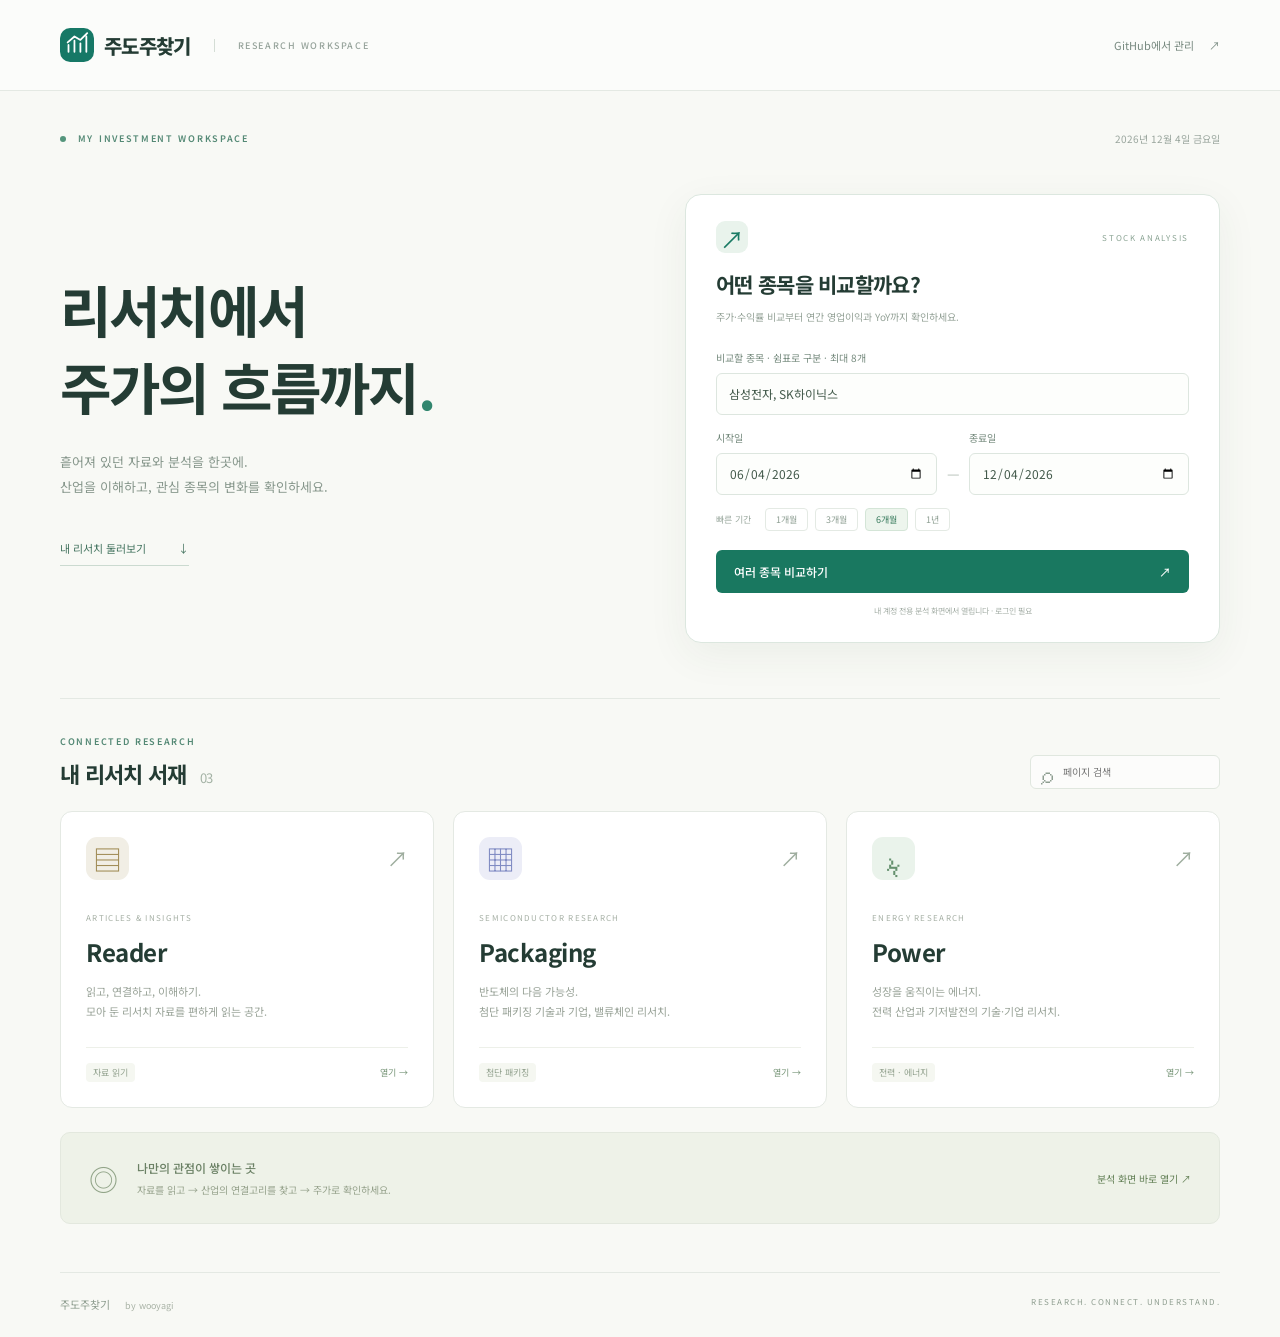
<file: leaders/index.html>
<!doctype html>
<html lang="ko">
<head><meta charset="UTF-8"><meta name="viewport" content="width=device-width,initial-scale=1"><meta name="description" content="주가 흐름과 수익률부터 반도체·전력 리서치까지, 나만의 투자 리서치 워크스페이스."><title>주도주찾기 · Research Workspace</title><link rel="icon" href="icon.svg" type="image/svg+xml"><link rel="stylesheet" href="style.css"></head>
<body>
<header><a class="brand" href="./"><img src="icon.svg" alt="" width="34" height="34">주도주찾기<span>RESEARCH WORKSPACE</span></a><a class="github" href="https://github.com/wooyagi/wooyagi.github.io/tree/main/leaders" target="_blank" rel="noopener noreferrer">GitHub에서 관리 <span>↗</span></a></header>
<main><div class="intro"><span class="eyebrow"><i></i> MY INVESTMENT WORKSPACE</span><span id="today"></span></div>
<section class="hero"><div><h1>리서치에서<br>주가의 흐름까지<span>.</span></h1><p>흩어져 있던 자료와 분석을 한곳에.<br>산업을 이해하고, 관심 종목의 변화를 확인하세요.</p><a class="textlink" href="#research">내 리서치 둘러보기 <span>↓</span></a></div><div class="analysis"><div class="analysis-top"><span class="icon">↗</span><span class="tag">STOCK ANALYSIS</span></div><h2>어떤 종목을 비교할까요?</h2><p>주가·수익률 비교부터 연간 영업이익과 YoY까지 확인하세요.</p><form id="analyze"><label for="symbol">비교할 종목 · 쉼표로 구분 · 최대 8개</label><input id="symbol" name="symbol" placeholder="삼성전자, SK하이닉스, AAPL, NVDA" value="삼성전자, SK하이닉스" required maxlength="400" autocomplete="off"><div class="dates"><div><label for="start">시작일</label><input type="date" id="start" name="start" required min="1990-01-01"></div><span>—</span><div><label for="end">종료일</label><input type="date" id="end" name="end" required min="1990-01-01"></div></div><div class="periods"><span>빠른 기간</span><button type="button" data-months="1">1개월</button><button type="button" data-months="3">3개월</button><button type="button" class="active" data-months="6">6개월</button><button type="button" data-months="12">1년</button></div><p class="form-error" id="form-error" role="alert"></p><button class="submit" type="submit">여러 종목 비교하기 <span>↗</span></button><span class="form-note">내 계정 전용 분석 화면에서 열립니다 · 로그인 필요</span></form></div></section>
<section id="research"><div class="section-title"><div><span class="eyebrow">CONNECTED RESEARCH</span><h2>내 리서치 서재 <span>03</span></h2></div><label class="search"><span aria-hidden="true">⌕</span><input type="search" id="filter" aria-label="리서치 페이지 검색" placeholder="페이지 검색"></label></div><div class="cards">
<a class="card reader" href="https://wooyagi.github.io/reader/" data-search="reader 리더 자료 읽기 아티클 번역 리서치"><div class="card-top"><span class="card-icon">▤</span><span class="arrow">↗</span></div><span class="category">ARTICLES & INSIGHTS</span><h3>Reader</h3><p>읽고, 연결하고, 이해하기.<br>모아 둔 리서치 자료를 편하게 읽는 공간.</p><div class="card-foot"><span>자료 읽기</span><span>열기 →</span></div></a>
<a class="card packaging" href="https://wooyagi.github.io/packaging/" data-search="packaging 패키징 반도체 첨단 기술 기업 밸류체인"><div class="card-top"><span class="card-icon">▦</span><span class="arrow">↗</span></div><span class="category">SEMICONDUCTOR RESEARCH</span><h3>Packaging</h3><p>반도체의 다음 가능성.<br>첨단 패키징 기술과 기업, 밸류체인 리서치.</p><div class="card-foot"><span>첨단 패키징</span><span>열기 →</span></div></a>
<a class="card power" href="https://wooyagi.github.io/power/" data-search="power 파워 전력 에너지 기저발전 산업 기업 기술"><div class="card-top"><span class="card-icon">ϟ</span><span class="arrow">↗</span></div><span class="category">ENERGY RESEARCH</span><h3>Power</h3><p>성장을 움직이는 에너지.<br>전력 산업과 기저발전의 기술·기업 리서치.</p><div class="card-foot"><span>전력 · 에너지</span><span>열기 →</span></div></a></div><p id="empty" hidden>검색어에 맞는 페이지가 없습니다.</p></section>
<section class="guide"><span class="guide-icon">◎</span><div><h3>나만의 관점이 쌓이는 곳</h3><p>자료를 읽고 → 산업의 연결고리를 찾고 → 주가로 확인하세요.</p></div><a href="https://stock-flow-hkmc.sungs3436.chatgpt.site">분석 화면 바로 열기 ↗</a></section>
<footer><span>주도주찾기 <small>by wooyagi</small></span><span>RESEARCH. CONNECT. UNDERSTAND.</span></footer></main><script src="app.js"></script></body></html>
</file>
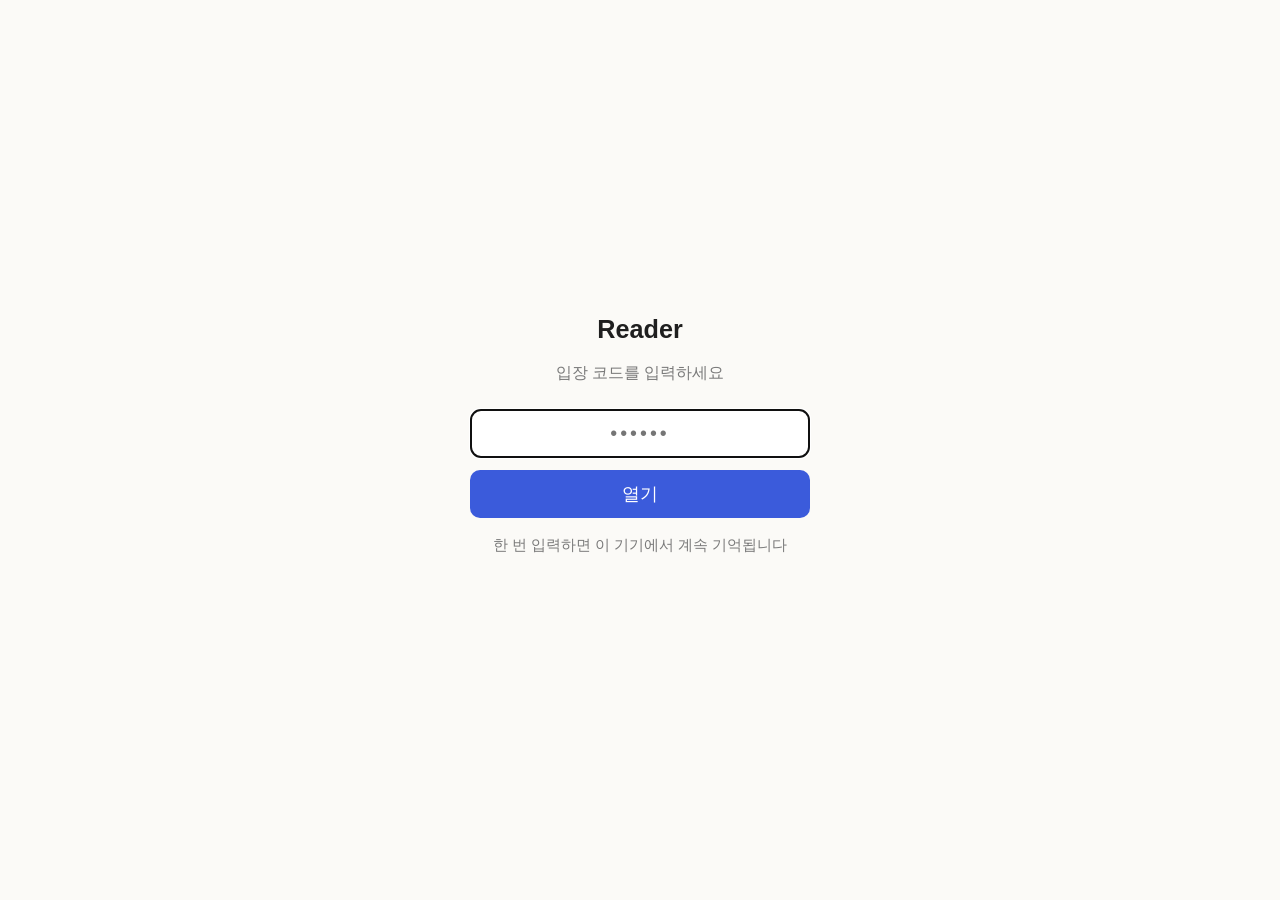
<file: reader/index.html>
<!doctype html>
<html lang="ko">
<head>
<meta charset="utf-8">
<meta name="viewport" content="width=device-width, initial-scale=1, viewport-fit=cover">
<meta name="robots" content="noindex, nofollow">
<!-- 배포 후 브라우저가 옛 화면을 계속 쓰지 않도록 -->
<meta http-equiv="Cache-Control" content="no-cache, no-store, must-revalidate">
<meta http-equiv="Pragma" content="no-cache">
<meta http-equiv="Expires" content="0">
<title>Reader</title>
<style>
:root{--bg:#fbfaf7;--fg:#1f1f1f;--muted:#7a7a7a;--line:#e6e2d8;--accent:#3b5bdb;--card:#fff;--quote:#f1efe8;--en:#8f8f8f;
  --fs:18px;--font:-apple-system,BlinkMacSystemFont,"Apple SD Gothic Neo","Pretendard","Noto Sans KR",sans-serif}
@media(prefers-color-scheme:dark){:root{--bg:#141414;--fg:#e8e6e1;--muted:#9a9a9a;--line:#2a2a2a;--accent:#8ea2ff;--card:#1d1d1d;--quote:#222;--en:#8a8a8a}}
*{box-sizing:border-box}html{-webkit-text-size-adjust:100%}
body{margin:0;background:var(--bg);color:var(--fg);font-family:var(--font);font-size:var(--fs);line-height:1.8;word-break:keep-all;overflow-wrap:anywhere}
a{color:var(--accent);text-decoration:none}a:hover{text-decoration:underline}
.hidden{display:none!important}
/* ---- 입장 ---- */
#gate{min-height:100vh;display:flex;align-items:center;justify-content:center;padding:24px}
#gate form{width:100%;max-width:340px;text-align:center}
#gate h1{font-size:1.4em;margin:0 0 6px}#gate p{color:var(--muted);font-size:.9em;margin:0 0 22px}
#gate input[type=password]{width:100%;font-size:1.1em;padding:12px 14px;border:1px solid var(--line);border-radius:10px;background:var(--card);color:var(--fg);text-align:center;letter-spacing:.15em}
#gate button{width:100%;margin-top:12px;padding:12px;border:0;border-radius:10px;background:var(--accent);color:#fff;font-size:1em;cursor:pointer}
#gate label{display:block;margin-top:14px;font-size:.85em;color:var(--muted)}
#gate .err{color:#d33;font-size:.9em;margin-top:12px;min-height:1.4em}
/* ---- 상단바 ---- */
.bar{position:sticky;top:0;z-index:5;background:color-mix(in srgb,var(--bg) 88%,transparent);backdrop-filter:blur(10px);border-bottom:1px solid var(--line);
  display:flex;align-items:center;gap:8px;padding:10px 16px;padding-top:max(10px,env(safe-area-inset-top))}
.bar .grow{flex:1;min-width:0;font-size:.9em;color:var(--muted);white-space:nowrap;overflow:hidden;text-overflow:ellipsis}
.bar button,.bar a.btn{border:1px solid var(--line);background:var(--card);color:var(--fg);border-radius:8px;padding:5px 10px;font-size:.85em;cursor:pointer;white-space:nowrap}
.bar button.on{background:var(--accent);color:#fff;border-color:var(--accent)}
/* 챗봇·용어는 핵심 기능이라 눈에 띄게 */
.bar button.key{background:color-mix(in srgb,var(--accent) 12%,var(--card));border-color:color-mix(in srgb,var(--accent) 45%,var(--line));color:var(--accent);font-weight:700}
.bar button.key:hover{background:var(--accent);color:#fff;border-color:var(--accent)}
/* 목록 맨 위 진입 카드 */
.tools{display:grid;grid-template-columns:repeat(auto-fit,minmax(235px,1fr));gap:10px;margin:14px 0 18px}
.tool{display:flex;gap:11px;align-items:center;text-align:left;width:100%;padding:13px 14px;border:1px solid color-mix(in srgb,var(--accent) 30%,var(--line));border-radius:12px;background:color-mix(in srgb,var(--accent) 7%,var(--card));color:var(--fg);cursor:pointer;font:inherit}
.tool:hover{background:color-mix(in srgb,var(--accent) 14%,var(--card));border-color:var(--accent);transform:translateY(-1px)}
.tool .ico{font-size:1.5em;line-height:1;flex:none}
.tool .tt{font-weight:700;font-size:.97em;margin-bottom:2px}
.tool .ts{font-size:.82em;color:var(--muted);line-height:1.35}
@media(max-width:560px){.tools{grid-template-columns:1fr}}
/* ---- 목록 ---- */
#list{max-width:940px;margin:0 auto;padding:22px 18px 70px}
.hero{margin:6px 2px 22px}
.hero h1{font-size:1.7em;font-weight:800;letter-spacing:-.02em;margin:0 0 6px;display:flex;align-items:center;gap:10px}
.hero p{color:var(--muted);font-size:.95em;margin:0}
.searchwrap{position:relative;margin-bottom:14px}
.searchwrap::before{content:"🔍";position:absolute;left:15px;top:50%;transform:translateY(-50%);font-size:.95em;opacity:.55}
#list input{width:100%;padding:13px 16px 13px 42px;font-size:1em;border:1px solid var(--line);border-radius:13px;background:var(--card);color:var(--fg);transition:border-color .15s,box-shadow .15s}
#list input:focus{outline:none;border-color:var(--accent);box-shadow:0 0 0 3px color-mix(in srgb,var(--accent) 16%,transparent)}
/* 출처 탭 (Substack / X …) */
.srctabs{display:flex;gap:4px;margin:0 0 14px;border-bottom:1px solid var(--line);overflow-x:auto;-webkit-overflow-scrolling:touch}
.srctab{position:relative;display:inline-flex;align-items:center;gap:6px;flex:none;padding:9px 15px;border:0;border-bottom:2px solid transparent;background:none;color:var(--muted);font:inherit;font-size:.92em;cursor:pointer;white-space:nowrap}
.srctab:hover:not(:disabled){color:var(--fg)}
.srctab.on{color:var(--accent);border-bottom-color:var(--accent);font-weight:700}
.srctab .si{font-size:1.05em;line-height:1}
.srctab .n{font-size:.82em;opacity:.7;font-weight:400}
.srctab.empty{opacity:.45;cursor:default}
.chips{display:flex;gap:7px;flex-wrap:wrap;margin-bottom:10px}
.chip{border:1px solid var(--line);border-radius:999px;padding:6px 14px;font-size:.85em;color:var(--muted);cursor:pointer;background:var(--card);transition:all .12s;display:inline-flex;align-items:center;gap:5px}
.chip:hover{border-color:var(--accent);color:var(--fg)}
.chip.on{background:var(--fg);color:var(--bg);border-color:var(--fg);font-weight:600}
.pubchips{margin-bottom:20px}.pubchips .chip{font-size:.8em;padding:4px 12px}
.sect{display:flex;align-items:center;gap:9px;font-weight:800;font-size:1.15em;margin:30px 2px 14px;letter-spacing:-.01em}
.sect:first-of-type{margin-top:10px}
.sect .semoji{font-size:1.05em}
.sect .cnt{font-weight:500;font-size:.72em;color:var(--muted);background:var(--quote);border-radius:999px;padding:2px 9px}
.grid{display:grid;grid-template-columns:repeat(auto-fill,minmax(270px,1fr));gap:13px}
.card{position:relative;display:flex;flex-direction:column;background:var(--card);border:1px solid var(--line);border-radius:16px;padding:17px 18px 15px;color:inherit;overflow:hidden;transition:transform .14s,box-shadow .14s,border-color .14s}
.card::before{content:"";position:absolute;left:0;top:0;bottom:0;width:4px;background:var(--cardc,var(--accent))}
.card:hover{text-decoration:none;transform:translateY(-3px);box-shadow:0 10px 26px -12px color-mix(in srgb,var(--cardc,var(--accent)) 55%,transparent);border-color:color-mix(in srgb,var(--cardc,var(--accent)) 45%,var(--line))}
.card .badge{display:inline-flex;align-items:center;gap:6px;font-size:.72em;font-weight:700;color:var(--cardc,var(--accent));margin-bottom:9px}
.card .badge .dot{width:20px;height:20px;border-radius:7px;display:grid;place-items:center;font-size:.82em;background:color-mix(in srgb,var(--cardc,var(--accent)) 15%,transparent)}
.card .t{font-size:1.08em;font-weight:700;line-height:1.4;margin:0 0 6px;letter-spacing:-.01em}
.card .s{font-size:.9em;color:var(--muted);line-height:1.55;margin:0 0 12px;flex:1}
.card .m{font-size:.78em;color:var(--muted);display:flex;align-items:center;gap:6px;padding-top:11px;border-top:1px solid var(--line)}
.card.read{opacity:.72}.card.read .t{font-weight:600}
.card .readmark{margin-left:auto;font-size:.72em;color:var(--cardc,var(--accent))}
.count{color:var(--muted);font-size:.85em;margin:0 2px 14px}
/* ---- 본문 ---- */
#post{max-width:680px;margin:0 auto;padding:28px 20px 80px}
#post .pub{color:var(--muted);font-size:.85em}
#post h1{font-size:1.75em;line-height:1.3;margin:6px 0 8px;word-break:keep-all}
#post .sub{color:var(--muted);font-size:1.05em;line-height:1.5;margin:0 0 10px}
#post .meta{color:var(--muted);font-size:.85em;padding-bottom:18px;border-bottom:1px solid var(--line);margin-bottom:26px}
#post h2{font-size:1.35em;margin:1.8em 0 .5em;line-height:1.35}#post h3{font-size:1.15em;margin:1.5em 0 .4em}
#post p{margin:0 0 1.15em}#post ul,#post ol{padding-left:1.3em;margin:0 0 1.15em}#post li{margin:.3em 0}
#post blockquote{margin:0 0 1.15em;padding:12px 16px;background:var(--quote);border-left:3px solid var(--accent);border-radius:0 8px 8px 0}
#post blockquote p:last-child{margin:0}
#post pre{background:var(--quote);padding:12px;border-radius:8px;overflow-x:auto;font-size:.85em}
#post table{border-collapse:collapse;font-size:.85em;margin:0 0 1.15em;display:block;overflow-x:auto}#post td,#post th{border:1px solid var(--line);padding:5px 9px}
#post hr{border:0;border-top:1px solid var(--line);margin:2em 0}
#post figure{margin:1.4em 0}#post img{width:100%;height:auto;border-radius:8px;display:block}
#post figcaption{color:var(--muted);font-size:.82em;text-align:center;margin-top:8px;line-height:1.5}
.blk{position:relative}.blk .en{display:none;color:var(--en);font-size:.85em;line-height:1.65;margin:-.6em 0 1.2em;padding:8px 12px;border-left:2px solid var(--line)}
.blk .en p{margin:0 0 .5em}.blk .en p:last-child{margin:0}
.blk.open .en,body.showen .blk .en{display:block}
.blk .ko{cursor:pointer}
.hint{text-align:center;color:var(--muted);font-size:.8em;margin:-8px 0 20px}
.summary{background:var(--quote);border:1px solid var(--line);border-radius:12px;padding:16px 20px;margin:0 0 30px;font-size:.95em}
.summary .slabel{font-weight:700;font-size:.82em;letter-spacing:.08em;color:var(--accent);margin-bottom:8px}
.summary ul{margin:.4em 0 0;padding-left:1.15em}.summary li{margin:.45em 0}.summary p{margin:0 0 .8em}.summary p:last-child{margin-bottom:0}
.progress{position:fixed;left:0;top:0;height:2px;background:var(--accent);width:0;z-index:6}
/* ---- 용어집 ---- */
a.gloss{color:inherit;text-decoration:none;border-bottom:1px dotted var(--accent);cursor:help}
a.gloss:hover{color:var(--accent)}
#gloss{max-width:720px;margin:0 auto;padding:20px 16px 80px}
#gloss h2{font-size:1.35em;margin:6px 0 4px}#gloss .lead{color:var(--muted);font-size:.9em;margin:0 0 16px}
#gloss input{width:100%;padding:11px 14px;font-size:1em;border:1px solid var(--line);border-radius:10px;background:var(--card);color:var(--fg);margin-bottom:14px}
.gcat{font-weight:700;font-size:.82em;letter-spacing:.06em;color:var(--accent);margin:22px 2px 6px;text-transform:uppercase}
.gentry{background:var(--card);border:1px solid var(--line);border-radius:12px;padding:14px 16px;margin-bottom:10px;scroll-margin-top:70px}
.gentry .gt{font-weight:700;font-size:1.02em;margin-bottom:5px}
.gentry .gd{font-size:.92em;line-height:1.65;color:var(--fg)}
.gentry.hl{border-color:var(--accent);box-shadow:0 0 0 3px color-mix(in srgb,var(--accent) 22%,transparent)}
.gentry .gdiagram{margin:11px 0 3px;padding:12px;background:var(--bg);border:1px solid var(--line);border-radius:10px;text-align:center}
.gentry .gdiagram svg{max-width:100%;height:auto}
.gentry .gdiagram .cap{font-size:.78em;color:var(--muted);margin-top:7px}
.gentry .gdiagram text{fill:var(--fg)}
/* ---- 챗봇 ---- */
#chat{max-width:720px;margin:0 auto;padding:16px 16px 120px}
#chat h2{font-size:1.3em;margin:6px 0 4px}#chat .lead{color:var(--muted);font-size:.9em;margin:0 0 14px}
.starters{display:flex;flex-wrap:wrap;gap:7px;margin-bottom:16px}
.starter{border:1px solid var(--line);background:var(--card);color:var(--fg);border-radius:999px;padding:7px 13px;font-size:.86em;cursor:pointer}
.starter:hover{border-color:var(--accent);color:var(--accent)}
.qa{margin:0 0 22px}
.bubble{background:var(--accent);color:#fff;border-radius:14px 14px 4px 14px;padding:10px 14px;font-size:.95em;max-width:85%;margin-left:auto;width:fit-content}
.ans{background:var(--card);border:1px solid var(--line);border-radius:4px 14px 14px 14px;padding:14px 16px;margin-top:10px;font-size:.95em;line-height:1.7}
.ans .sec{font-weight:700;font-size:.8em;letter-spacing:.05em;color:var(--accent);margin:14px 0 7px;text-transform:uppercase}
.ans .sec:first-child{margin-top:0}
.ans .gdef{margin:0 0 8px}.ans .gdef b{color:var(--fg)}
.src{display:block;border:1px solid var(--line);border-radius:9px;padding:9px 12px;margin:7px 0;color:inherit;background:var(--bg)}
.src:hover{border-color:var(--accent);text-decoration:none}
.src .st{font-size:.76em;color:var(--muted);margin-bottom:3px}
.src .sx{font-size:.9em;line-height:1.55}
.src .go{font-size:.76em;color:var(--accent);margin-top:5px}
.ans .note{color:var(--muted);font-size:.82em;margin-top:12px;border-top:1px solid var(--line);padding-top:8px}
.ans .genbody{line-height:1.75}.ans .genbody p{margin:0 0 .7em}.ans .genbody p:last-child{margin:0}
.ans .thinking{color:var(--muted)}.ans .thinking::after{content:'';animation:dots 1.2s steps(4,end) infinite}
.ans .caret{color:var(--accent);animation:blink 1s step-end infinite;margin-left:1px}
@keyframes blink{50%{opacity:0}}
@keyframes dots{0%{content:''}25%{content:'.'}50%{content:'..'}75%{content:'...'}}
.chatbar{position:fixed;left:0;right:0;bottom:0;background:color-mix(in srgb,var(--bg) 92%,transparent);backdrop-filter:blur(10px);border-top:1px solid var(--line);padding:10px 14px;padding-bottom:max(10px,env(safe-area-inset-bottom))}
.chatbar form{max-width:720px;margin:0 auto;display:flex;gap:8px}
.chatbar input{flex:1;padding:11px 14px;font-size:1em;border:1px solid var(--line);border-radius:10px;background:var(--card);color:var(--fg)}
.chatbar button{border:0;border-radius:10px;background:var(--accent);color:#fff;padding:0 18px;font-size:1em;cursor:pointer}
.blk.srchl>.ko{background:color-mix(in srgb,var(--accent) 14%,transparent);border-radius:6px;transition:background .4s}

/* ---- 이미지 확대(라이트박스) ---- */
#post img{cursor:zoom-in}
/* X 글 토글 (시간순으로 쌓이는 짧은 글 묶음) */
:is(#post,#xfeed) details.xpost{border:1px solid var(--line);border-radius:10px;margin:0 0 10px;background:var(--card);overflow:hidden}
:is(#post,#xfeed) details.xpost[open]{border-color:color-mix(in srgb,var(--accent) 40%,var(--line))}
:is(#post,#xfeed) details.xpost>summary{list-style:none;cursor:pointer;padding:13px 16px;display:flex;align-items:baseline;gap:10px;font-size:.96em;line-height:1.45}
:is(#post,#xfeed) details.xpost>summary::-webkit-details-marker{display:none}
:is(#post,#xfeed) details.xpost>summary::before{content:'▸';color:var(--accent);flex:none;transition:transform .15s}
:is(#post,#xfeed) details.xpost[open]>summary::before{transform:rotate(90deg)}
:is(#post,#xfeed) details.xpost>summary:hover{background:color-mix(in srgb,var(--accent) 6%,transparent)}
:is(#post,#xfeed) details.xpost>summary b{font-weight:600}
:is(#post,#xfeed) .xtime{margin-left:auto;flex:none;font-size:.82em;color:var(--muted);font-variant-numeric:tabular-nums}
:is(#post,#xfeed) .xbody{padding:2px 16px 14px;border-top:1px solid var(--line)}
:is(#post,#xfeed) .xbody>*:first-child{margin-top:12px}
:is(#post,#xfeed) .xcap{font-size:.84em;color:var(--muted);margin:-8px 0 14px;line-height:1.5}
:is(#post,#xfeed) .xsrc{margin:14px 0 0;font-size:.84em}
:is(#post,#xfeed) .xsrc a{color:var(--muted)}:is(#post,#xfeed) .xsrc a:hover{color:var(--accent)}
#lightbox{position:fixed;inset:0;z-index:50;background:rgba(0,0,0,.92);display:flex;align-items:center;justify-content:center;padding:24px;cursor:zoom-out}
#lightbox img{max-width:100%;max-height:100%;height:auto;width:auto;border-radius:6px;box-shadow:0 12px 48px rgba(0,0,0,.6)}
#lightbox .lbclose{position:fixed;top:12px;right:16px;color:#fff;font-size:1.7em;line-height:1;cursor:pointer;background:none;border:0;padding:8px;opacity:.85}
#lightbox .lbclose:hover{opacity:1}

/* ── X 피드 화면 ── */
#xfeed{max-width:780px;margin:0 auto}
#xfeed .xhead{margin:4px 0 14px}
#xfeed .xhead h1{font-size:1.5em;margin:0 0 6px;display:flex;align-items:center;gap:9px;flex-wrap:wrap}
#xfeed .xhead p{margin:0;color:var(--muted);font-size:.92em;line-height:1.6}
.newbadge{font-size:.62em;font-weight:700;padding:3px 8px;border-radius:999px;background:#ef4444;color:#fff;letter-spacing:.02em}
#xfeed .xctl{display:flex;gap:8px;align-items:center;margin:0 0 16px;flex-wrap:wrap}
#xfeed .xctl input{flex:1;min-width:190px;padding:10px 13px;border:1px solid var(--line);border-radius:9px;background:var(--card);color:var(--fg);font:inherit}
#xfeed .xctl button{padding:9px 13px;border:1px solid var(--line);border-radius:9px;background:var(--card);color:var(--muted);font:inherit;font-size:.88em;cursor:pointer;white-space:nowrap}
#xfeed .xctl button:hover{color:var(--accent);border-color:var(--accent)}
#xfeed .xday{position:sticky;top:48px;z-index:3;display:flex;align-items:center;gap:9px;margin:22px 0 9px;padding:7px 2px;background:var(--bg);border-bottom:1px solid var(--line);font-weight:700;font-size:.96em}
#xfeed .xday .cnt{font-weight:400;font-size:.84em;color:var(--muted)}
#xfeed .xday a{margin-left:auto;font-weight:400;font-size:.82em;color:var(--muted);text-decoration:none;border:1px solid var(--line);border-radius:999px;padding:3px 10px}
#xfeed .xday a:hover{color:var(--accent);border-color:var(--accent)}
#xfeed details.xpost.isnew>summary b::after{content:'NEW';margin-left:7px;font-size:.6em;font-weight:700;vertical-align:2px;color:#ef4444;letter-spacing:.03em}
#xfeed .xmore{display:block;width:100%;margin:20px 0 8px;padding:13px;border:1px dashed var(--line);border-radius:10px;background:none;color:var(--muted);font:inherit;cursor:pointer}
#xfeed .xmore:hover{color:var(--accent);border-color:var(--accent)}
#xfeed .xempty{color:var(--muted);padding:20px 2px}
#xfeed figure{margin:1.3em 0}#xfeed img{width:100%;height:auto;border-radius:8px;display:block;cursor:zoom-in}
#xfeed table{border-collapse:collapse;width:100%;font-size:.88em;margin:1.1em 0;display:block;overflow-x:auto}
#xfeed th,#xfeed td{border:1px solid var(--line);padding:6px 9px;text-align:left}
#xfeed th{background:color-mix(in srgb,var(--accent) 8%,transparent)}
</style>
</head>
<body>

<div id="gate">
  <form id="gateForm">
    <h1>Reader</h1>
    <p>입장 코드를 입력하세요</p>
    <input type="password" id="code" autocomplete="current-password" placeholder="••••••" autofocus>
    <button type="submit">열기</button>
    <label style="color:var(--muted);font-size:.82em">한 번 입력하면 이 기기에서 계속 기억됩니다</label>
    <div class="err" id="err"></div>
  </form>
</div>

<div id="app" class="hidden">
  <div class="progress" id="prog"></div>
  <div class="bar">
    <button id="back" class="hidden">← 목록</button>
    <div class="grow" id="barTitle">번역 아카이브</div>
    <button id="chatBtn" class="key" title="아티클 기반 챗봇">💬 챗봇</button>
    <button id="glossBtn" class="key" title="용어집">📖 용어</button>
    <button id="fsDown" title="글자 작게">A−</button>
    <button id="fsUp" title="글자 크게">A+</button>
    <button id="toggleEn" title="모든 문단의 원문 표시">원문</button>
    <a id="orig" class="btn hidden" target="_blank" rel="noopener">↗</a>
    <button id="lock" title="잠그기">🔒</button>
  </div>
  <div id="list"></div>
  <div id="post" class="hidden"></div>
  <div id="gloss" class="hidden"></div>
  <div id="chat" class="hidden"></div>
  <div id="xfeed" class="hidden"></div>
  <div id="lightbox" class="hidden"><button class="lbclose" title="닫기">✕</button><img alt=""></div>
</div>

<script>
const $=s=>document.querySelector(s);
const b64=s=>Uint8Array.from(atob(s),c=>c.charCodeAt(0));
let KEY=null, META=null, INDEX=[], CACHE={}, filterPub='', filterTopic='', filterSource='', q='';
/* 글의 출처. 나중에 X 등을 추가하면 여기에 한 줄만 더하면 탭이 생긴다.
   순서대로 탭에 나오며, 글이 하나도 없는 출처는 흐리게 표시되고 눌리지 않는다. */
const SOURCES=[{id:'substack',label:'Substack',icon:'📮'},{id:'x',label:'X',icon:'𝕏'}];
const srcMeta=id=>SOURCES.find(s=>s.id===id)||{id,label:id,icon:'📄'};
let GLOSS=[], GMAP={}, gq='';
const TOPICS={
  "메모리·HBM":{e:"🧠",c:"#6366f1"}, "NVIDIA·AI 인프라":{e:"🟩",c:"#22c55e"},
  "반도체 패키징":{e:"📦",c:"#f59e0b"}, "광통신·인터커넥트":{e:"💡",c:"#06b6d4"},
  "네트워킹·SerDes":{e:"🔌",c:"#10b981"}, "AI 인프라·데이터센터":{e:"🏭",c:"#8b5cf6"},
  "전력·에너지":{e:"⚡",c:"#ef4444"}, "반도체·투자 전략":{e:"📈",c:"#3b82f6"}, "제조·수율":{e:"🔬",c:"#0ea5e9"},
  "위성통신·RF":{e:"📡",c:"#a855f7"}
};
const tmeta=t=>TOPICS[t]||{e:"📄",c:"#94a3b8"};
let CORPUS=[], CHAT=[], pendingBlock=null;
/* X 피드: 하루 글 안의 토글 전체를 시간순 한 줄 피드로 훑는 화면.
   XFEED 는 제목·시각·검색용 텍스트만 든 가벼운 인덱스이고,
   본문은 펼칠 때 그날 글(posts/<slug>.enc)에서 꺼내 쓴다(XDAY 에 캐시). */
let XFEED=[], XDAY={}, xq='', xShown=0, xfeedKey=null, xfeedScrollY=0, xNewCount=0, xSeenAt='';
const XPAGE=60;
/* 챗봇 생성모드 백엔드 주소.
   로컬(chat_proxy.py)에서 열었으면 같은 서버의 api/chat, 그 밖에서는 Cloudflare Worker.
   Worker 를 아직 배포하지 않았으면 호출이 실패하고 무료 검색형으로 자동 폴백한다. */
const CHAT_WORKER='https://substack-ko-chat.sungs3436.workers.dev/api/chat';
const CHAT_API=(location.port==='8765'||location.protocol==='file:')?'api/chat':CHAT_WORKER;
let prevHash='', viewBack='';   // viewBack: 현재 화면의 '뒤로' 목적지
let currentPostSlug='', postScrollSlug='', postScrollY=0;   // 글 읽던 스크롤 위치 복원용

async function deriveKey(code, saltB64, iter){
  const km=await crypto.subtle.importKey('raw',new TextEncoder().encode(code),'PBKDF2',false,['deriveKey']);
  return crypto.subtle.deriveKey({name:'PBKDF2',salt:b64(saltB64),iterations:iter,hash:'SHA-256'},km,{name:'AES-GCM',length:256},false,['decrypt']);
}
async function decrypt(blobB64){
  const buf=b64(blobB64); const iv=buf.slice(0,12), ct=buf.slice(12);
  const pt=await crypto.subtle.decrypt({name:'AES-GCM',iv},KEY,ct);
  return JSON.parse(new TextDecoder().decode(pt));
}
async function fetchText(p){const r=await fetch(p,{cache:'no-store'});if(!r.ok)throw new Error(p+' '+r.status);return r.text();}

async function unlock(code){
  META=META||JSON.parse(await fetchText('meta.json'));
  KEY=await deriveKey(code,META.salt,META.iter);
  INDEX=await decrypt(await fetchText('index.enc'));   // 코드가 틀리면 여기서 throw
  if(META.glossary){
    try{
      GLOSS=await decrypt(await fetchText('glossary.enc'));
      GMAP={}; GLOSS.forEach(g=>GMAP[g.id]=g);
    }catch(e){ GLOSS=[]; }
  }
  if(META.search){
    try{ CORPUS=await decrypt(await fetchText('search.enc')); }catch(e){ CORPUS=[]; }
  }
  if(META.xfeed){
    try{ XFEED=await decrypt(await fetchText('xfeed.enc')); }catch(e){ XFEED=[]; }
  }
}
$('#gateForm').addEventListener('submit',async e=>{
  e.preventDefault(); $('#err').textContent='';
  const code=$('#code').value.trim(); if(!code)return;
  $('#gate button').textContent='확인 중…';
  try{ await unlock(code);
    localStorage.setItem('rc',code);   // 항상 기억 — 다음 방문부터 자동 입장
    enter();
  }catch(err){ $('#err').textContent='코드가 맞지 않습니다'; $('#gate button').textContent='열기'; }
});
$('#lock').onclick=()=>{localStorage.removeItem('rc');sessionStorage.removeItem('rc');location.hash='';location.reload();};

function enter(){ $('#gate').classList.add('hidden'); $('#app').classList.remove('hidden'); route(); }
window.addEventListener('hashchange',route);
function backLabel(h){ return h.startsWith('#/p/')?'← 글로':h==='#/chat'?'← 챗봇':h==='#/glossary'?'← 용어집':h==='#/x'?'← 피드':'← 목록'; }
function route(){
  const g=location.hash.match(/^#\/g\/(.+)$/);
  const gl=location.hash.match(/^#\/glossary$/);
  const c=location.hash.match(/^#\/chat$/);
  const xf=location.hash.match(/^#\/x$/);
  const m=location.hash.match(/^#\/p\/([^~]+)(?:~b(\d+))?$/);
  const from=prevHash;   // 이 화면으로 오기 직전 위치
  if(from.startsWith('#/p/')){ postScrollY=window.scrollY; postScrollSlug=currentPostSlug; }   // 글에서 벗어날 때 읽던 위치 저장
  if(from==='' || from==='#'){ listScrollY=window.scrollY; }   // 목록을 떠날 때 보던 위치 저장
  if(from==='#/x'){ xfeedScrollY=window.scrollY; }              // 피드를 떠날 때 보던 위치 저장
  if(g){ viewBack=from.startsWith('#/p/')||from==='#/chat'?from:''; showGloss(decodeURIComponent(g[1])); }
  else if(gl){ viewBack=from.startsWith('#/p/')||from==='#/chat'?from:''; showGloss(); }
  else if(c){ viewBack=''; showChat(); }
  else if(xf){ viewBack=''; showXFeed(); }
  else if(m){ viewBack=(from==='#/chat'||from==='#/x')?from:''; pendingBlock=m[2]!==undefined?parseInt(m[2]):null; openPost(decodeURIComponent(m[1])); }
  else { viewBack=''; showList(); }
  prevHash=location.hash;
}
$('#glossBtn').onclick=()=>{location.hash='#/glossary';};
$('#chatBtn').onclick=()=>{location.hash='#/chat';};

/* ---- 목록 ---- */
let listKey=null, listScrollY=0;   // 목록 화면을 기억해 두고 그대로 되살린다
function showList(){
  $('#post').classList.add('hidden'); $('#gloss').classList.add('hidden'); $('#chat').classList.add('hidden'); $('#xfeed').classList.add('hidden'); $('#list').classList.remove('hidden'); $('#back').classList.add('hidden'); $('#orig').classList.add('hidden');
  $('#barTitle').textContent=filterSource
    ? `${srcMeta(filterSource).label} · ${INDEX.filter(a=>(a.source||'substack')===filterSource).length}편`
    : `번역 아카이브 · ${INDEX.length}편`;
  // 조건이 그대로면 수백 장의 카드를 다시 그리지 않고 있던 화면을 그대로 쓴다
  const readRaw=localStorage.getItem('read')||'{}';
  const key=[filterSource,filterPub,filterTopic,q,INDEX.length,readRaw.length,localStorage.getItem('xseen')||''].join('');
  if(key===listKey && $('#list').children.length){
    window.scrollTo(0,listScrollY);
    return;
  }
  listKey=key; listScrollY=0;
  // 출처 탭 기준으로 좁힌 뒤 발행처·주제 목록을 만든다 (X 탭에서 Substack 발행처가 안 뜨도록)
  const inSrc=INDEX.filter(a=>!filterSource||(a.source||'substack')===filterSource);
  const srcCount={}; INDEX.forEach(a=>{const s=a.source||'substack'; srcCount[s]=(srcCount[s]||0)+1;});
  const pubs=[...new Set(inSrc.map(a=>a.publication))];
  const topics=[...new Set(inSrc.flatMap(a=>a.topics||[]))];
  const read=JSON.parse(localStorage.getItem('read')||'{}');
  const items=INDEX.filter(a=>(!filterSource||(a.source||'substack')===filterSource)
    &&(!filterPub||a.publication===filterPub)
    &&(!filterTopic||(a.topics||[]).includes(filterTopic))
    &&(!q||(a.title+a.subtitle+(a.tagline||'')+a.author+(a.topics||[]).join(' ')).toLowerCase().includes(q)));
  const card=a=>{const m=tmeta((a.topics&&a.topics[0])||'');
    return `<a class="card ${read[a.slug]?'read':''}" style="--cardc:${m.c}" href="#/p/${encodeURIComponent(a.slug)}">
      <div class="badge"><span class="dot">${m.e}</span>${(a.topics&&a.topics[0])||a.publication}</div>
      <div class="t">${a.title}</div>
      ${a.tagline?`<div class="s">${a.tagline}</div>`:''}
      <div class="m">✍ ${a.author||a.publication} · ${a.date}${read[a.slug]?'<span class="readmark">✓ 읽음</span>':''}</div></a>`;};
  const grid=arr=>`<div class="grid">${arr.map(card).join('')}</div>`;
  let body;
  if(!filterTopic&&!q&&topics.length){          // 기본 화면: 주제별 섹션으로 묶어서
    const groups={};
    items.forEach(a=>{const t=(a.topics&&a.topics[0])||'기타';(groups[t]=groups[t]||[]).push(a);});
    body=Object.entries(groups).sort((x,y)=>y[1].length-x[1].length)
      .map(([t,arr])=>{const m=tmeta(t);
        return `<div class="sect"><span class="semoji">${m.e}</span>${t}<span class="cnt">${arr.length}</span></div>`+grid(arr);}).join('');
  }else{
    body=`<p class="count">${items.length}편</p>`+(items.length?grid(items):'<p class="hint">해당하는 글이 없습니다</p>');
  }
  $('#list').innerHTML=`
    <div class="hero"><h1>📚 나의 번역 아카이브</h1><p>구독 중인 뉴스레터를 한국어로 — 총 ${INDEX.length}편, 주제별로 정리했습니다.</p></div>
    <div class="tools">
      <button class="tool" id="toolChat"><span class="ico">💬</span><span><span class="tt">챗봇에게 물어보기</span><span class="ts">${INDEX.length}편 전체에서 찾아 답하고 근거 문단까지 보여줍니다</span></span></button>
      <button class="tool" id="toolGloss"><span class="ico">📖</span><span><span class="tt">용어집 보기</span><span class="ts">${GLOSS.length?GLOSS.length+'개 ':''}어려운 개념을 그림과 함께 쉽게 풀었습니다</span></span></button>
      ${XFEED.length?`<button class="tool" id="toolX"><span class="ico">𝕏</span><span><span class="tt">X 피드 보기${xUnseen()?` <span class="newbadge">새 글 ${xUnseen()}</span>`:''}</span><span class="ts">${(XFEED[0]&&XFEED[0].pub)||'X'} ${XFEED.length}건을 시간순으로 한 번에 훑습니다</span></span></button>`:''}
    </div>
    <div class="srctabs">
      <button class="srctab ${!filterSource?'on':''}" data-s="">전체 <span class="n">${INDEX.length}</span></button>
      ${SOURCES.map(s=>{const n=srcCount[s.id]||0;
        return `<button class="srctab ${filterSource===s.id?'on':''} ${n?'':'empty'}" data-s="${n?s.id:''}" ${n?'':'disabled'}><span class="si">${s.icon}</span>${s.label} <span class="n">${n||'준비 중'}</span></button>`;}).join('')}
    </div>
    <div class="searchwrap"><input id="q" placeholder="제목·주제·필자 검색" value="${q}"></div>
    <div class="chips"><span class="chip ${!filterTopic?'on':''}" data-t="">전체</span>${topics.map(t=>{const m=tmeta(t);return `<span class="chip ${filterTopic===t?'on':''}" data-t="${t}">${m.e} ${t}</span>`;}).join('')}</div>`+
    (pubs.length>1?`<div class="chips pubchips"><span class="chip ${!filterPub?'on':''}" data-p="">✍ 모든 발행처</span>${pubs.map(p=>`<span class="chip ${filterPub===p?'on':''}" data-p="${p}">${p}</span>`).join('')}</div>`:'')+
    (body||'<p class="hint">해당하는 글이 없습니다</p>');
  // 주소(hash)를 거쳐야 route() 가 돌면서 '뒤로' 목적지가 잡힌다.
  // 함수를 바로 부르면 hash 가 '' 인 채라 ← 목록 버튼이 먹지 않는다.
  $('#toolChat').onclick=()=>{location.hash='#/chat';};
  $('#toolGloss').onclick=()=>{location.hash='#/glossary';};
  if($('#toolX')) $('#toolX').onclick=()=>{location.hash='#/x';};
  document.querySelectorAll('.srctab[data-s]').forEach(b=>b.onclick=()=>{
    if(b.disabled) return;
    // X 는 하루 글 안에 포스트가 수십 개씩 들어 있어 카드 목록이 아니라 피드로 보낸다
    if(b.dataset.s==='x' && XFEED.length){ location.hash='#/x'; return; }
    filterSource=b.dataset.s; filterPub=''; filterTopic=''; showList();   // 출처를 바꾸면 하위 필터는 초기화
  });
  $('#q').oninput=e=>{q=e.target.value.toLowerCase();showList();$('#q').focus();$('#q').setSelectionRange(q.length,q.length);};
  document.querySelectorAll('.chip[data-t]').forEach(c=>c.onclick=()=>{filterTopic=c.dataset.t;showList();});
  document.querySelectorAll('.chip[data-p]').forEach(c=>c.onclick=()=>{filterPub=c.dataset.p;showList();});
  window.scrollTo(0,0);
}

/* ---- 본문 ---- */
async function openPost(slug){
  const meta=INDEX.find(a=>a.slug===slug); if(!meta){location.hash='';return;}
  currentPostSlug=slug;
  $('#list').classList.add('hidden'); $('#gloss').classList.add('hidden'); $('#chat').classList.add('hidden'); $('#xfeed').classList.add('hidden'); $('#post').classList.remove('hidden'); $('#back').classList.remove('hidden');
  $('#back').textContent=backLabel(viewBack);
  $('#barTitle').textContent=meta.title; $('#post').innerHTML='<p class="hint">불러오는 중…</p>';
  try{ CACHE[slug]=CACHE[slug]||await decrypt(await fetchText(`posts/${slug}.enc`)); }
  catch(e){ $('#post').innerHTML='<p class="hint">글을 불러오지 못했습니다</p>'; return; }
  const a=CACHE[slug];
  const blocks=a.blocks.map((b,i)=>{
    if(b.type==='hr')return '<hr>';
    if(b.type==='image')return `<figure id="b-${i}"><img src="${b.src}" alt="${b.alt||''}" loading="lazy">${b.ko||b.caption?`<figcaption>${b.ko||b.caption}</figcaption>`:''}</figure>`;
    const tag=/^(h[1-6]|blockquote|ul|ol|pre|table)$/.test(b.type)?b.type:'p';
    const ko=b.ko&&b.ko.trim().startsWith('<')?b.ko:`<${tag}>${b.ko||''}</${tag}>`;
    return `<div class="blk" id="b-${i}"><div class="ko">${ko}</div><div class="en">${b.html}</div></div>`;
  }).join('');
  $('#post').innerHTML=`<div class="pub">${a.publication}</div><h1>${a.title}</h1>${a.subtitle?`<p class="sub">${a.subtitle}</p>`:''}
    <div class="meta">✍ ${a.author||a.publication} · ${a.date} · <a href="${a.url}" target="_blank" rel="noopener">원문 열기 ↗</a></div>
    ${a.summary?`<div class="summary"><div class="slabel">핵심 요약 — 투자 포인트</div>${a.summary}</div>`:''}
    <p class="hint">문단을 누르면 원문이 펼쳐집니다</p>${blocks}
    <p class="hint" style="margin-top:40px"><a href="#/">← 목록으로</a></p>`;
  $('#orig').href=a.url; $('#orig').classList.remove('hidden');
  resetGlossUsage();
  document.querySelectorAll('#post .blk .ko').forEach(el=>autoLinkGloss(el));   // 어려운 용어 자동 링크
  document.querySelectorAll('.blk .ko').forEach(el=>el.onclick=e=>{ if(e.target.closest('a'))return; el.parentElement.classList.toggle('open'); });
  const read=JSON.parse(localStorage.getItem('read')||'{}'); read[slug]=1; localStorage.setItem('read',JSON.stringify(read));
  if(pendingBlock!=null){
    const el=document.getElementById('b-'+pendingBlock);
    if(el){ el.scrollIntoView({block:'center'}); el.classList.add('srchl'); setTimeout(()=>el.classList.remove('srchl'),2200); }
    else window.scrollTo(0,0);
    pendingBlock=null;
  } else if(slug===postScrollSlug){          // 용어집 등에서 돌아옴 → 읽던 위치 복원
    window.scrollTo(0,postScrollY); postScrollSlug='';
  } else window.scrollTo(0,0);
}

/* ---- 용어집 자동 링크: 본문 텍스트 노드에서 용어 첫 등장을 클릭 가능하게 ---- */
const gUsed=new Set();   // 글 단위로 용어당 한 번만 링크
function resetGlossUsage(){ gUsed.clear(); }
function autoLinkGloss(root){
  if(!GLOSS.length) return;
  const entries=[];
  GLOSS.forEach(g=>(g.match||[]).forEach(m=>{ if(m&&m.length>=2) entries.push({m,id:g.id}); }));
  const walker=document.createTreeWalker(root, NodeFilter.SHOW_TEXT, {
    acceptNode(n){
      if(!n.nodeValue.trim()) return NodeFilter.FILTER_REJECT;
      if(n.parentElement.closest('a')) return NodeFilter.FILTER_REJECT;
      return NodeFilter.FILTER_ACCEPT;
    }});
  const nodes=[]; let x; while(x=walker.nextNode()) nodes.push(x);
  for(let cur of nodes){
    while(cur){
      const text=cur.nodeValue; let best=null;
      for(const {m,id} of entries){
        if(gUsed.has(id)) continue;
        const idx=text.indexOf(m);
        if(idx>=0 && (!best || idx<best.idx || (idx===best.idx && m.length>best.m.length))) best={idx,m,id};
      }
      if(!best) break;
      const parent=cur.parentNode;
      const after=document.createTextNode(text.slice(best.idx+best.m.length));
      const link=document.createElement('a');
      link.className='gloss'; link.href='#/g/'+best.id; link.textContent=best.m;
      link.title='용어 풀이 보기';
      parent.insertBefore(document.createTextNode(text.slice(0,best.idx)), cur);
      parent.insertBefore(link, cur);
      parent.insertBefore(after, cur);
      parent.removeChild(cur);
      gUsed.add(best.id); cur=after;
    }
  }
}
$('#toggleEn').onclick=()=>{document.body.classList.toggle('showen');$('#toggleEn').classList.toggle('on');};

/* ---- 용어집 화면 ---- */
let glossKey=null;
function showGloss(targetId){
  $('#list').classList.add('hidden'); $('#post').classList.add('hidden'); $('#chat').classList.add('hidden'); $('#xfeed').classList.add('hidden'); $('#gloss').classList.remove('hidden');
  $('#back').classList.remove('hidden'); $('#orig').classList.add('hidden');
  $('#back').textContent=backLabel(viewBack);
  $('#barTitle').textContent='용어집';
  if(!GLOSS.length){ $('#gloss').innerHTML='<p class="hint">용어집이 아직 없습니다</p>'; return; }
  // 검색어가 그대로면 항목 수백 개를 다시 그리지 않는다 (도해 SVG 때문에 특히 무겁다)
  if(glossKey===gq && $('#gloss').children.length){
    if(targetId){
      const el=$('#g-'+CSS.escape(targetId));
      if(el){ el.scrollIntoView({block:'center'}); el.classList.add('hl'); setTimeout(()=>el.classList.remove('hl'),2000); }
      else window.scrollTo(0,0);
    }else window.scrollTo(0,0);
    return;
  }
  glossKey=gq;
  const items=GLOSS.filter(g=>!gq||((g.term+g.def+(g.match||[]).join(' ')).toLowerCase().includes(gq)));
  const cats=[...new Set(items.map(g=>g.cat||'기타'))];
  const body=cats.map(c=>`<div class="gcat">${c}</div>`+
    items.filter(g=>(g.cat||'기타')===c).map(g=>
      `<div class="gentry" id="g-${g.id}"><div class="gt">${g.term}</div><div class="gd">${wikiLinks(g.def)}</div></div>`).join('')
    ).join('');
  $('#gloss').innerHTML=`<h2>📖 용어집</h2><p class="lead">여러 글에 나오는 어려운 개념을 쉽게 풀었습니다. 본문에서 점선 밑줄 친 단어를 누르면 이 페이지의 해당 항목으로 이동합니다.</p>
    <input id="gq" placeholder="용어 검색" value="${gq}">${body||'<p class="hint">해당하는 용어가 없습니다</p>'}`;
  $('#gq').oninput=e=>{gq=e.target.value.toLowerCase();showGloss(targetId);$('#gq').focus();$('#gq').setSelectionRange(gq.length,gq.length);};
  if(targetId){
    const el=$('#g-'+CSS.escape(targetId));
    if(el){ el.scrollIntoView({block:'center'}); el.classList.add('hl'); setTimeout(()=>el.classList.remove('hl'),2000); }
    else window.scrollTo(0,0);
  }else window.scrollTo(0,0);
}
// '← ' 버튼: 각 화면의 직전 위치(viewBack)로
$('#back').onclick=()=>{
  const t=viewBack||'';
  if((location.hash||'')===t) route();      // hash 가 그대로면 hashchange 가 안 뜬다 — 직접 그린다
  else location.hash=t;
};

/* ---- 챗봇 (아티클 기반 검색형) ---- */
const esc=s=>(s||'').replace(/[&<>"]/g,c=>({'&':'&amp;','<':'&lt;','>':'&gt;','"':'&quot;'}[c]));
function wikiLinks(html){ return (html||'').replace(/\[\[([a-z0-9-]+)\]\]/g,(m,id)=>GMAP[id]?`<a class="gloss" href="#/g/${id}">${esc(GMAP[id].term.split(' (')[0])}</a>`:''); }
function tokenize(s){ return (s.toLowerCase().match(/[a-z0-9]+|[가-힣]{2,}/g)||[]); }
function scoreText(text,terms){
  const low=text.toLowerCase(); let s=0;
  for(const t of terms){
    let idx=0,c=0; while((idx=low.indexOf(t,idx))>=0){c++;idx+=t.length;}
    if(c) s+=c*Math.min(t.length,4);
    else if(t.length>=3 && /[가-힣]/.test(t) && low.includes(t.slice(0,-1))) s+=1; // 어미 변화 보정
  }
  return s;
}
function snippet(text,terms){
  let pos=-1; const low=text.toLowerCase();
  for(const t of terms){ const p=low.indexOf(t); if(p>=0&&(pos<0||p<pos))pos=p; }
  let start=Math.max(0,pos-60); let seg=text.slice(start,start+200);
  if(start>0)seg='…'+seg; if(start+200<text.length)seg=seg+'…';
  let h=esc(seg);
  const uniq=[...new Set(terms)].filter(t=>t.length>=2).sort((a,b)=>b.length-a.length);
  for(const t of uniq){ h=h.replace(new RegExp('('+t.replace(/[.*+?^${}()|[\]\\]/g,'\\$&')+')','ig'),'<mark>$1</mark>'); }
  return h;
}
function retrieve(q){
  const terms=tokenize(q), ql=q.toLowerCase();
  const gHits=GLOSS.filter(g=>(g.match||[]).some(m=>ql.includes(m.toLowerCase()))).slice(0,4);
  const scored=[];
  CORPUS.forEach(a=>a.chunks.forEach(ch=>{
    let sc=scoreText(ch.t,terms); if(!sc)return;
    if(/^h/.test(ch.type))sc*=0.85;
    if(scoreText(a.title,terms))sc+=1.5;
    scored.push({slug:a.slug,title:a.title,author:a.author,pub:a.publication,i:ch.i,t:ch.t,sc});
  }));
  scored.sort((x,y)=>y.sc-x.sc);
  return {terms,gHits,sources:scored.slice(0,5)};
}
function srcCards(sources,terms){
  return sources.map(s=>`<a class="src" href="#/p/${encodeURIComponent(s.slug)}~b${s.i}">
      <div class="st">✍ ${esc(s.author||s.pub)} · ${esc(s.title)}</div>
      <div class="sx">${snippet(s.t,terms)}</div>
      <div class="go">이 문단으로 이동 →</div></a>`).join('');
}
// 검색형(무료) 답변
function answerHTML(q){
  const {terms,gHits,sources}=retrieve(q);
  if(!gHits.length && !sources.length)
    return `<div class="ans">음… 올려둔 아티클에서 관련 내용을 찾지 못했어요. 다른 표현으로 물어보시거나, 용어(예: HBM, CPO, 패키징)를 넣어보세요.</div>`;
  let h='<div class="ans">';
  if(gHits.length){
    h+='<div class="sec">🔑 쉬운 설명</div>';
    gHits.forEach(g=>h+=`<div class="gdef"><b>${esc(g.term)}</b> — ${wikiLinks(stripDiagram(g.def))}</div>`);
  }
  if(sources.length){
    h+='<div class="sec">📄 아티클에서 찾은 근거</div>'+srcCards(sources,terms);
  }
  h+='<div class="note">이 답변은 올려둔 아티클 '+CORPUS.length+'편에서 직접 찾아 정리한 내용입니다. 정확한 맥락은 근거 문단을 눌러 원문에서 확인하세요.</div>';
  return h+'</div>';
}
function stripDiagram(def){ return (def||'').replace(/<div class="gdiagram">[\s\S]*?<\/div>\s*<\/div>/g,''); }
// Solar 생성형 답변 (프록시 사용 가능할 때)
// 모델이 쓴 마크다운을 최소한으로 HTML 변환 (제목/굵게/기울임/코드/목록/인용)
function mdToHTML(src){
  const lines=String(src||'').replace(/\r/g,'').split('\n');
  const inline=s=>{
    let t=esc(s);
    t=t.replace(/`([^`]+)`/g,'<code>$1</code>');
    t=t.replace(/\*\*([^*]+)\*\*/g,'<strong>$1</strong>');
    t=t.replace(/(^|[^*])\*([^*\n]+)\*(?!\*)/g,'$1<em>$2</em>');
    t=t.replace(/\[([^\]]+)\]\((https?:\/\/[^)\s]+)\)/g,'<a href="$2" target="_blank" rel="noopener">$1</a>');
    return t;
  };
  let h='', list=null, para=[];
  const flushPara=()=>{ if(para.length){ h+='<p>'+para.map(inline).join('<br>')+'</p>'; para=[]; } };
  const closeList=()=>{ if(list){ h+='</'+list+'>'; list=null; } };
  for(const raw of lines){
    const line=raw.replace(/\s+$/,'');
    if(!line.trim()){ flushPara(); closeList(); continue; }
    let m;
    if((m=line.match(/^(#{1,6})\s+(.*)$/))){
      flushPara(); closeList();
      const lv=Math.min(6,Math.max(3,m[1].length+2));
      h+=`<h${lv}>${inline(m[2])}</h${lv}>`; continue;
    }
    if(/^\s*([-*_]\s*){3,}$/.test(line)){ flushPara(); closeList(); h+='<hr>'; continue; }
    if((m=line.match(/^\s*>\s?(.*)$/))){ flushPara(); closeList(); h+='<blockquote><p>'+inline(m[1])+'</p></blockquote>'; continue; }
    if((m=line.match(/^\s*(?:[-*•]|\d+[.)])\s+(.*)$/))){
      flushPara();
      const want=/^\s*\d/.test(line)?'ol':'ul';
      if(list&&list!==want) closeList();
      if(!list){ h+='<'+want+'>'; list=want; }
      h+='<li>'+inline(m[1])+'</li>'; continue;
    }
    closeList(); para.push(line);
  }
  flushPara(); closeList();
  return h||'<p>'+inline(String(src||''))+'</p>';
}
function genAnswerHTML(text, sources, terms, streaming){
  const body=mdToHTML(text)+(streaming?'<span class="caret">▍</span>':'');
  let h='<div class="ans"><div class="sec">🤖 Solar-Pro 답변</div><div class="genbody">'+body+'</div>';
  if(streaming) return h+'</div>';   // 아직 쓰는 중 — 근거 카드는 끝나고 붙인다
  if(sources.length) h+='<div class="sec">📄 근거 아티클</div>'+srcCards(sources,terms);
  h+='<div class="note">Solar-Pro가 위 아티클을 바탕으로 작성했습니다. \'(아티클 밖 일반 지식)\' 표시가 있으면 아티클에 없어 모델 지식으로 보완한 부분입니다.</div>';
  return h+'</div>';
}
const STARTERS=["HBM이 뭐야?","NVHBM이 왜 중요해?","첨단 패키징이 왜 중요해?","CPO가 뭐야?","지금 메모리에서 뭘 봐야 해?"];
function showChat(){
  $('#list').classList.add('hidden'); $('#post').classList.add('hidden'); $('#gloss').classList.add('hidden'); $('#xfeed').classList.add('hidden'); $('#chat').classList.remove('hidden');
  $('#back').classList.remove('hidden'); $('#orig').classList.add('hidden'); $('#back').textContent='← 목록';
  $('#barTitle').textContent='챗봇';
  renderChat();
}
function renderChat(){
  const conv=CHAT.map(t=>`<div class="qa"><div class="bubble">${esc(t.q)}</div>${t.a}</div>`).join('');
  $('#chat').innerHTML=`<h2>💬 챗봇</h2>
    <p class="lead">올려둔 ${CORPUS.length}편의 글을 통틀어 찾아, 쉽게 정리하고 근거가 된 아티클 문단을 함께 보여줍니다.</p>
    ${CHAT.length?'':`<div class="starters">${STARTERS.map(s=>`<span class="starter">${esc(s)}</span>`).join('')}</div>`}
    <div id="conv">${conv}</div>
    <div class="chatbar"><form id="chatForm"><input id="chatIn" placeholder="예: HBM이 뭐야?" autocomplete="off"><button type="submit">보내기</button></form></div>`;
  document.querySelectorAll('.starter').forEach(el=>el.onclick=()=>ask(el.textContent));
  $('#chatForm').onsubmit=e=>{e.preventDefault(); const v=$('#chatIn').value.trim(); if(v)ask(v);};
  if(CHAT.length) window.scrollTo(0,document.body.scrollHeight);
  else $('#chatIn') && $('#chatIn').focus();
}
async function ask(q){
  const idx=CHAT.push({q, a:'<div class="ans"><span class="thinking">답변을 준비하고 있어요…</span></div>'})-1;
  renderChat();
  const conv=$('#conv'); if(conv){ const last=conv.lastElementChild; if(last)last.scrollIntoView({block:'start'}); }
  const {terms,gHits,sources}=retrieve(q);
  /* 스트리밍은 Solar 쪽 지연이 커서(첫 글자 30초) 쓰지 않는다. 근거를 줄여 2~3초에 받는다. */
  const payload=JSON.stringify({question:q,
    sources:sources.slice(0,5).map(s=>({title:s.title,text:s.t}))});
  let html=null;
  try{   // 생성 모드: 오는 대로 화면에 그린다 (첫 글자가 1초 안에 뜬다)
    const r=await fetch(CHAT_API,{method:'POST',headers:{'Content-Type':'application/json'},body:payload});
    if(r.ok && r.body && (r.headers.get('Content-Type')||'').startsWith('text/plain')){
      const rd=r.body.getReader(), dec=new TextDecoder();
      let acc='', last=0;
      const paint=()=>{ CHAT[idx].a=genAnswerHTML(acc, sources, terms, true); renderChat(); };
      for(;;){
        const {done,value}=await rd.read();
        if(done) break;
        acc+=dec.decode(value,{stream:true});
        const now=Date.now();
        if(now-last>90){ last=now; paint(); }   // 너무 잦은 렌더는 피한다
      }
      if(acc.trim()) html=genAnswerHTML(acc, sources, terms);
    }else if(r.ok){   // 스트리밍을 지원하지 않는 백엔드
      const d=await r.json(); if(d&&d.answer) html=genAnswerHTML(d.answer, sources, terms);
    }
  }catch(e){/* 백엔드 없음 → 검색형으로 폴백 */}
  if(!html) html=answerHTML(q);   // 폴백: 무료 검색형
  CHAT[idx].a=html;
  renderChat();
}

/* ---- 글자 크기 / 진행바 ---- */
let fs=parseInt(localStorage.getItem('fs')||'18');
const applyFs=()=>{document.documentElement.style.setProperty('--fs',fs+'px');localStorage.setItem('fs',fs);};
$('#fsUp').onclick=()=>{fs=Math.min(26,fs+1);applyFs();}; $('#fsDown').onclick=()=>{fs=Math.max(14,fs-1);applyFs();}; applyFs();
window.addEventListener('scroll',()=>{const h=document.documentElement;const p=h.scrollHeight-h.clientHeight;$('#prog').style.width=(p>0?h.scrollTop/p*100:0)+'%';},{passive:true});

/* ---- X 피드 화면 ----
   하루 글 1편 안에 포스트 수십 개가 토글로 들어 있다. 날짜 카드를 하나씩 열지 않고
   전체를 시간순 한 줄로 훑게 만든 화면. 본문은 펼칠 때 그날 글에서 꺼내 온다. */
const xKey=r=>r.d+' '+r.t+'#'+r.i;
function xUnseen(){ const s=localStorage.getItem('xseen')||''; return XFEED.filter(r=>xKey(r)>s).length; }
function xNewSince(){ return localStorage.getItem('xseen')||''; }
function xMarkSeen(){ if(XFEED.length) localStorage.setItem('xseen', xKey(XFEED[0])); }

function showXFeed(){
  $('#list').classList.add('hidden'); $('#post').classList.add('hidden');
  $('#gloss').classList.add('hidden'); $('#chat').classList.add('hidden');
  $('#xfeed').classList.remove('hidden');
  $('#back').classList.remove('hidden'); $('#back').textContent=backLabel(viewBack);
  $('#orig').classList.add('hidden');
  const pub=(XFEED[0]&&XFEED[0].pub)||'X';
  $('#barTitle').textContent=`𝕏 ${pub} 피드`;
  // 같은 검색어면 다시 그리지 않고 보던 자리로 되돌린다
  const key=xq+'|'+XFEED.length;
  if(key===xfeedKey && $('#xfeed').children.length){ window.scrollTo(0,xfeedScrollY); return; }
  xfeedKey=key; xShown=XPAGE;
  // 이번 방문에 들어온 순간을 기준선으로 고정한다.
  // 바로 아래에서 '읽음' 선을 옮기지만, 이 화면에 있는 동안은 NEW 표시가 그대로 남는다.
  xSeenAt=xNewSince();
  xNewCount=XFEED.filter(r=>xKey(r)>xSeenAt).length;
  renderXFeed();
  window.scrollTo(0,0);
  xMarkSeen();   // 이번 방문 기준으로 '읽음' 선을 옮긴다 (NEW 표시는 이번 화면에선 유지)
}

function xFiltered(){
  if(!xq) return XFEED;
  const ws=xq.split(/\s+/).filter(Boolean);
  return XFEED.filter(r=>{ const hay=(r.ti+' '+r.x).toLowerCase(); return ws.every(w=>hay.includes(w)); });
}

function renderXFeed(){
  const rows=xFiltered(), seen=xSeenAt, shown=rows.slice(0,xShown);
  const daySlug={}; XFEED.forEach(r=>daySlug[r.d]=r.s);
  let body='', curDay='';
  const byDay={}; shown.forEach(r=>{ (byDay[r.d]=byDay[r.d]||[]).push(r); });
  for(const d of Object.keys(byDay)){
    const arr=byDay[d];
    body+=`<div class="xday">${d}<span class="cnt">${arr.length}건</span>`
       +`<a href="#/p/${encodeURIComponent(daySlug[d])}">그날 요약 ↗</a></div>`;
    body+=arr.map(r=>`<details class="xpost ${xKey(r)>seen?'isnew':''}" data-s="${r.s}" data-i="${r.i}">`
      +`<summary><b>${esc(r.ti)}</b> <span class="xtime">${r.t}</span></summary>`
      +`<div class="xbody"><p class="hint">불러오는 중…</p></div></details>`).join('');
  }
  const more=rows.length>xShown
    ? `<button class="xmore">아래로 ${Math.min(XPAGE,rows.length-xShown)}건 더 보기 (남은 ${rows.length-xShown}건)</button>` : '';
  $('#xfeed').innerHTML=`
    <div class="xhead">
      <h1>𝕏 ${esc((XFEED[0]&&XFEED[0].pub)||'X')} 피드
        ${xNewCount?`<span class="newbadge">새 글 ${xNewCount}</span>`:''}</h1>
      <p>${XFEED.length}건을 시간순으로 모았습니다. 제목을 누르면 번역 전문과 이미지 리포트가 펼쳐집니다.</p>
    </div>
    <div class="xctl">
      <input id="xq" placeholder="제목·본문 검색 (띄어쓰기로 여러 단어)" value="${esc(xq)}">
      <button id="xAllOpen">전체 펼치기</button>
      <button id="xAllShut">전체 접기</button>
    </div>`
    +(rows.length?body+more:'<p class="xempty">검색 결과가 없습니다</p>');
  const qi=$('#xq');
  qi.oninput=e=>{ xq=e.target.value.toLowerCase(); xShown=XPAGE; xfeedKey=xq+'|'+XFEED.length;
    renderXFeed(); const n=$('#xq'); n.focus(); n.setSelectionRange(xq.length,xq.length); };
  $('#xAllOpen').onclick=()=>document.querySelectorAll('#xfeed details.xpost').forEach(d=>{d.open=true;xLoad(d);});
  $('#xAllShut').onclick=()=>document.querySelectorAll('#xfeed details.xpost').forEach(d=>d.open=false);
  const mb=$('#xfeed .xmore');
  if(mb) mb.onclick=()=>{ xShown+=XPAGE; const y=window.scrollY; renderXFeed(); window.scrollTo(0,y); };
  document.querySelectorAll('#xfeed details.xpost').forEach(d=>{
    d.addEventListener('toggle',()=>{ if(d.open) xLoad(d); });
  });
}

/* 토글을 펼칠 때 그날 글을 복호화해 해당 포스트 본문만 꺼내 넣는다 */
async function xLoad(d){
  if(d.dataset.done) return;
  d.dataset.done='1';
  const slug=d.dataset.s, i=+d.dataset.i, box=d.querySelector('.xbody');
  try{
    XDAY[slug]=XDAY[slug]||CACHE[slug]||await decrypt(await fetchText(`posts/${slug}.enc`));
    CACHE[slug]=XDAY[slug];
    const ko=(XDAY[slug].blocks[i]||{}).ko||'';
    const inner=ko.split('</summary>')[1]||'';
    const m=inner.match(/<div class="xbody">([\s\S]*)<\/div>\s*<\/details>\s*$/);
    box.innerHTML=m?m[1]:inner.replace(/<\/?details[^>]*>/g,'');
    resetGlossUsage(); autoLinkGloss(box);
  }catch(e){ box.innerHTML='<p class="hint">본문을 불러오지 못했습니다</p>'; d.dataset.done=''; }
}

/* ---- 이미지 확대(라이트박스) ---- */
const lb=$('#lightbox'), lbimg=lb.querySelector('img');
function closeLb(){ lb.classList.add('hidden'); lbimg.removeAttribute('src'); }
document.addEventListener('click',e=>{
  const img=e.target.closest('#post img, #xfeed img');
  if(img){ lbimg.src=img.src; lb.classList.remove('hidden'); }
});
lb.addEventListener('click',closeLb);
document.addEventListener('keydown',e=>{ if(e.key==='Escape'&&!lb.classList.contains('hidden')) closeLb(); });

/* ---- 자동 입장 ---- */
(async()=>{ const saved=localStorage.getItem('rc')||sessionStorage.getItem('rc');
  if(saved){ try{ await unlock(saved); enter(); return; }catch(e){ localStorage.removeItem('rc'); sessionStorage.removeItem('rc'); } }
  $('#code').focus(); })();
</script>
</body>
</html>
</file>
<file: leaders/style.css>
@import url('https://fonts.googleapis.com/css2?family=Noto+Sans+KR:wght@400;500;600;700;800&display=swap');
:root{--ink:#243c34;--muted:#82918b;--green:#167866;--line:#e4e9e3}*{box-sizing:border-box}html{scroll-behavior:smooth}body{margin:0;background:#f8f9f5;color:var(--ink);font:14px 'Noto Sans KR',-apple-system,BlinkMacSystemFont,sans-serif}a{color:inherit;text-decoration:none}button,input{font:inherit}button{cursor:pointer}a:focus-visible,button:focus-visible,input:focus-visible{outline:3px solid #5caf96;outline-offset:4px}header{height:91px;border-bottom:1px solid var(--line);display:flex;align-items:center;justify-content:space-between;padding:0 max(32px,calc((100vw - 1160px)/2));background:#ffffff80}.brand{display:flex;align-items:center;gap:10px;font-size:20px;font-weight:800;letter-spacing:-.7px;white-space:nowrap}.brand>span{border-left:1px solid #d4ddd5;margin-left:13px;padding-left:23px;color:#96a39b;font-size:9px;font-weight:500;letter-spacing:1.6px}.github{font-size:11px;color:#788a80}.github span{margin-left:12px}main{max-width:1160px;margin:auto;padding:40px 0 25px}.intro{display:flex;align-items:center;justify-content:space-between}.eyebrow{font-size:9px;color:#548975;letter-spacing:1.7px;font-weight:600}.eyebrow i{display:inline-block;width:6px;height:6px;background:#54957c;border-radius:50%;margin-right:7px}#today{font-size:10px;color:#99a59d}.hero{display:grid;grid-template-columns:1fr 1fr;gap:90px;align-items:center;padding:48px 0 55px}h1{font-size:56px;line-height:1.38;font-weight:700;letter-spacing:-2.8px;margin:0 0 24px}h1>span{color:#31866e}.hero>div>p{font-size:13px;color:#87978c;line-height:1.95}.textlink{font-size:11px;color:#477662;display:inline-flex;gap:32px;margin-top:28px;border-bottom:1px solid #cbdad0;padding-bottom:9px}.analysis{background:white;border:1px solid #dce7df;border-radius:16px;padding:26px 30px;box-shadow:0 12px 40px #294f3510}.analysis-top{display:flex;justify-content:space-between;align-items:center;margin-bottom:16px}.icon{width:32px;height:32px;border-radius:9px;display:grid;place-items:center;color:#197a64;background:#e9f3ec;font-size:24px}.tag{font-size:8px;letter-spacing:1.7px;color:#8ba494}.analysis h2{font-size:21px;letter-spacing:-.7px;margin:0 0 8px}.hero .analysis>p{font-size:10px;margin:0 0 23px;color:#94a297}label{font-size:10px;display:block;color:#758a7d;margin-bottom:8px}input{width:100%;min-width:0;height:42px;border:1px solid #dde6df;border-radius:6px;background:#fdfefc;padding:0 12px;color:#42594a;font-size:12px}.dates{display:grid;grid-template-columns:minmax(0,1fr) 12px minmax(0,1fr);gap:10px;margin-top:15px;align-items:end}.dates>span{padding-bottom:12px;color:#b2bdb4}.periods{display:flex;gap:7px;align-items:center;margin:13px 0 19px;font-size:9px}.periods>span{color:#9aa89e;margin-right:7px}.periods button{border:1px solid #e4eae4;border-radius:4px;background:#fff;color:#8d9e92;padding:4px 10px;font-size:9px}.periods .active{color:#377a5c;background:#edf5ed;border-color:#d4e5d7}.submit{border:0;width:100%;border-radius:6px;padding:13px 18px;background:#197860;color:white;font-size:12px;font-weight:500;display:flex;justify-content:space-between}.submit:hover{background:#125d49}.form-note{display:block;text-align:center;color:#a4aea6;font-size:8px;margin-top:12px}.form-error{font-size:11px;color:#a84336}.form-error:empty{display:none}#research{padding-top:30px;border-top:1px solid var(--line);scroll-margin-top:25px}.section-title{display:flex;align-items:end;justify-content:space-between;margin-bottom:22px}.section-title h2{font-size:22px;letter-spacing:-.7px;margin:8px 0 0}.section-title h2 span{font-size:13px;color:#a3b2a4;margin-left:8px;font-weight:400}.search{display:flex;align-items:center;margin:0;color:#8e9e91;position:relative;width:190px}.search>span{position:absolute;left:11px;font-size:24px;top:0}.search input{height:34px;border-color:#e0e7df;background:#ffffffa0;font-size:10px;padding-left:32px}.cards{display:grid;grid-template-columns:repeat(3,minmax(0,1fr));gap:19px}.card{border:1px solid var(--line);border-radius:12px;padding:25px;background:#fff;transition:transform .2s,border-color .2s,box-shadow .2s}.card:hover{transform:translateY(-4px);border-color:#a6c9b1;box-shadow:0 8px 22px #335b3010}.card[hidden]{display:none}.card-top{display:flex;justify-content:space-between;align-items:center;margin-bottom:25px}.card-icon{width:43px;height:43px;display:grid;place-items:center;border-radius:11px;font-size:29px;background:#f1eee5;color:#a28d58}.arrow{color:#9ead9e;font-size:21px}.packaging .card-icon{background:#ecedf7;color:#808bc3}.power .card-icon{background:#eaf3eb;color:#65916e;font-size:33px}.category{font-size:8px;letter-spacing:1.3px;color:#a6b0a5}.card h3{font-size:24px;margin:9px 0 12px;letter-spacing:-.5px}.card p{font-size:11px;line-height:1.9;color:#99a398;margin-bottom:25px}.card-foot{display:flex;justify-content:space-between;border-top:1px solid #edf0e9;padding-top:15px;font-size:9px;color:#93a28f}.card-foot>span:first-child{background:#f5f7f1;border-radius:4px;padding:3px 7px}.card-foot>span:last-child{padding-top:3px;color:#779578}.guide{display:flex;align-items:center;gap:19px;padding:24px 28px;border:1px solid #e3e8de;border-radius:10px;margin-top:24px;background:#eef2e8}.guide-icon{font-size:29px;color:#92a589}.guide h3{font-size:12px;margin:0 0 6px;color:#6b8165;font-weight:500}.guide p{font-size:10px;color:#96a28c;margin:0}.guide a{margin-left:auto;font-size:10px;color:#638056;white-space:nowrap}footer{margin-top:48px;padding-top:23px;border-top:1px solid var(--line);display:flex;justify-content:space-between;font-size:11px;color:#8f9e90}footer small{margin-left:12px;font-size:9px;color:#a9b3a6}footer>span:last-child{font-size:8px;letter-spacing:1.5px}#empty{padding:25px;color:#89988b;font-size:13px}@media(max-width:1240px){main{padding:35px 32px 25px}.hero{gap:50px}h1{font-size:49px}}@media(max-width:850px){.brand>span{display:none}.hero{gap:28px}h1{font-size:39px}.analysis{padding:22px}.analysis h2{font-size:18px}.card{padding:19px}.card p{font-size:10px}.guide{padding:21px}.hero .analysis>p{font-size:9px}}@media(max-width:650px){header{height:75px;padding:0 22px}.brand{font-size:18px}.github{font-size:9px}.github span{margin-left:3px}main{padding:25px 22px}.intro{align-items:start}.eyebrow{font-size:8px;letter-spacing:1px}#today{font-size:8px}.hero{grid-template-columns:1fr;padding:33px 0;gap:28px}h1{font-size:42px}.hero>div>p{font-size:12px}.textlink{margin-top:14px}.analysis{padding:24px}.analysis h2{font-size:20px}.hero .analysis>p{font-size:10px}.cards{grid-template-columns:1fr}.card{padding:24px}.card-top{margin-bottom:20px}.card p{font-size:12px}.card h3{font-size:25px}.section-title h2{font-size:21px}.search{width:136px}.guide{flex-wrap:wrap;gap:13px}.guide a{margin:5px 0 0 43px}.guide p{font-size:9px}footer{margin-top:32px;gap:10px;flex-wrap:wrap}.form-note{font-size:8px}}@media(prefers-reduced-motion:reduce){html{scroll-behavior:auto}.card{transition:none}}
</file>
